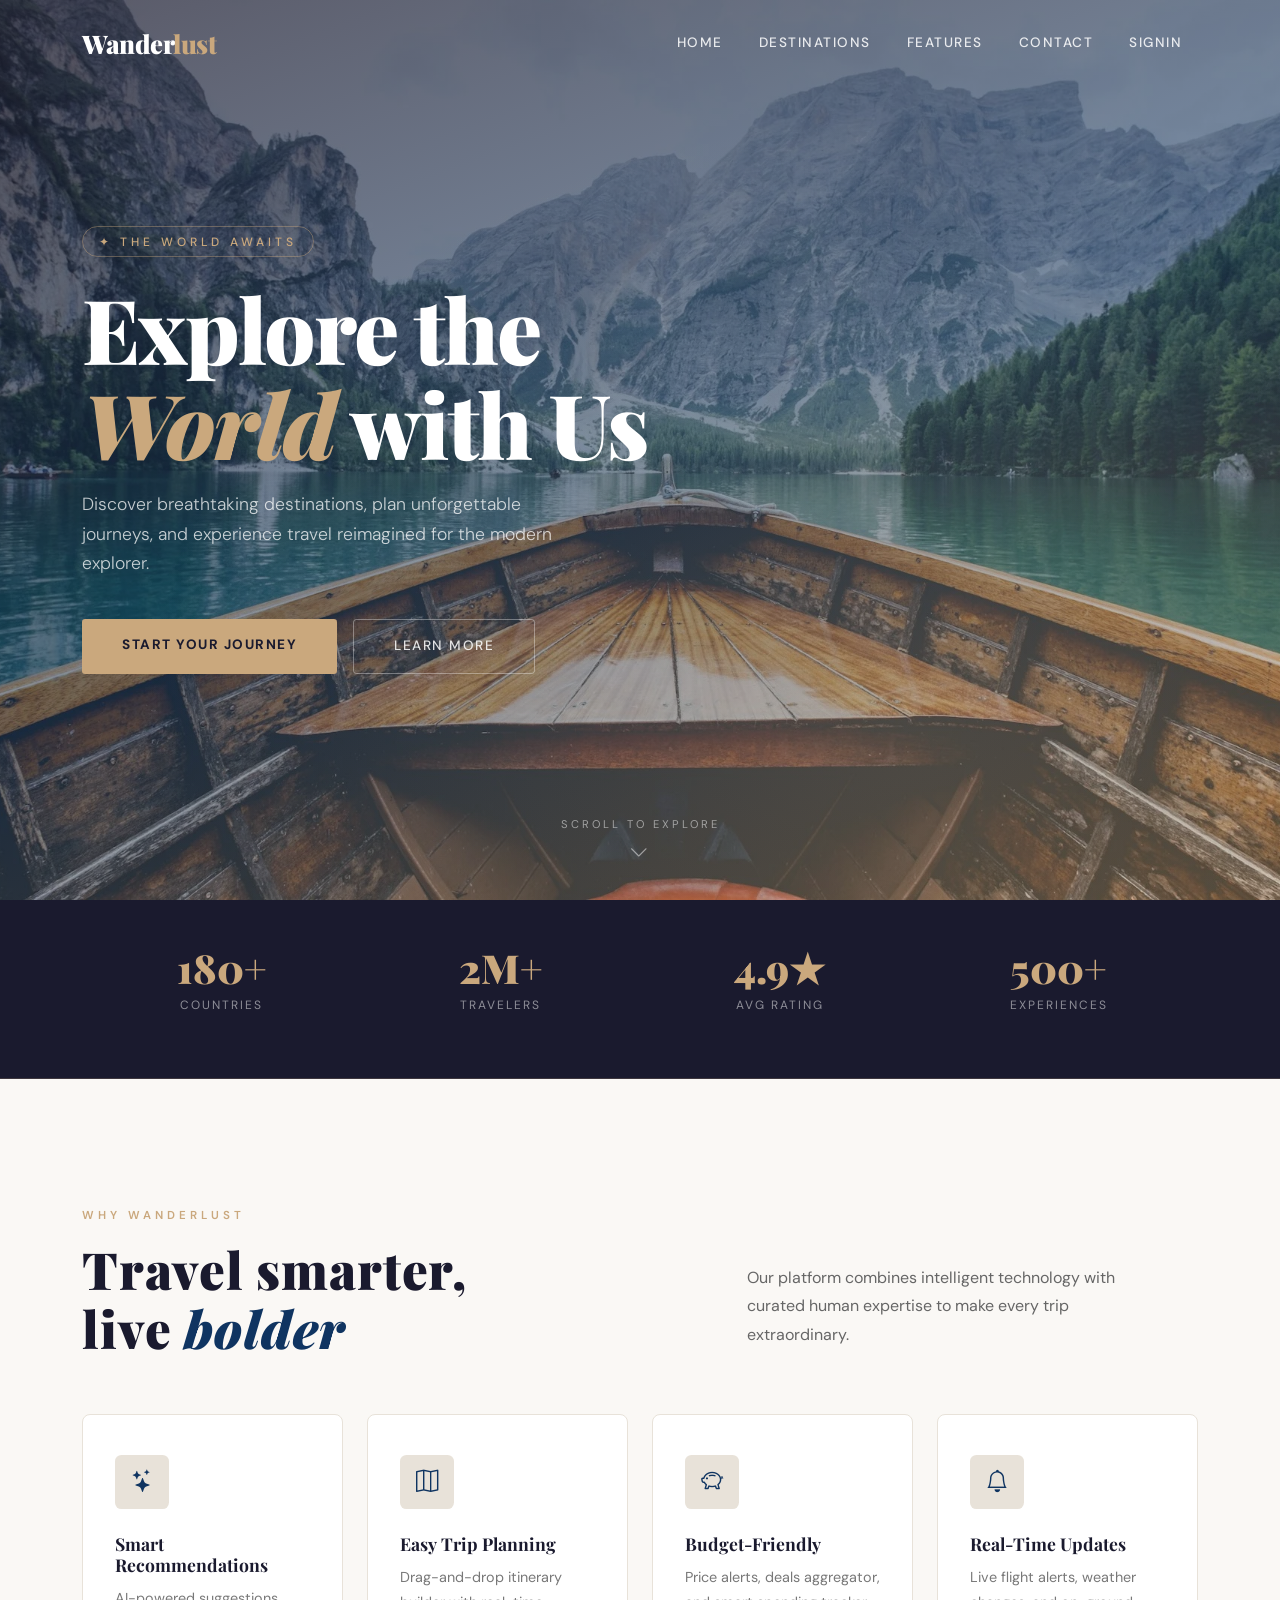
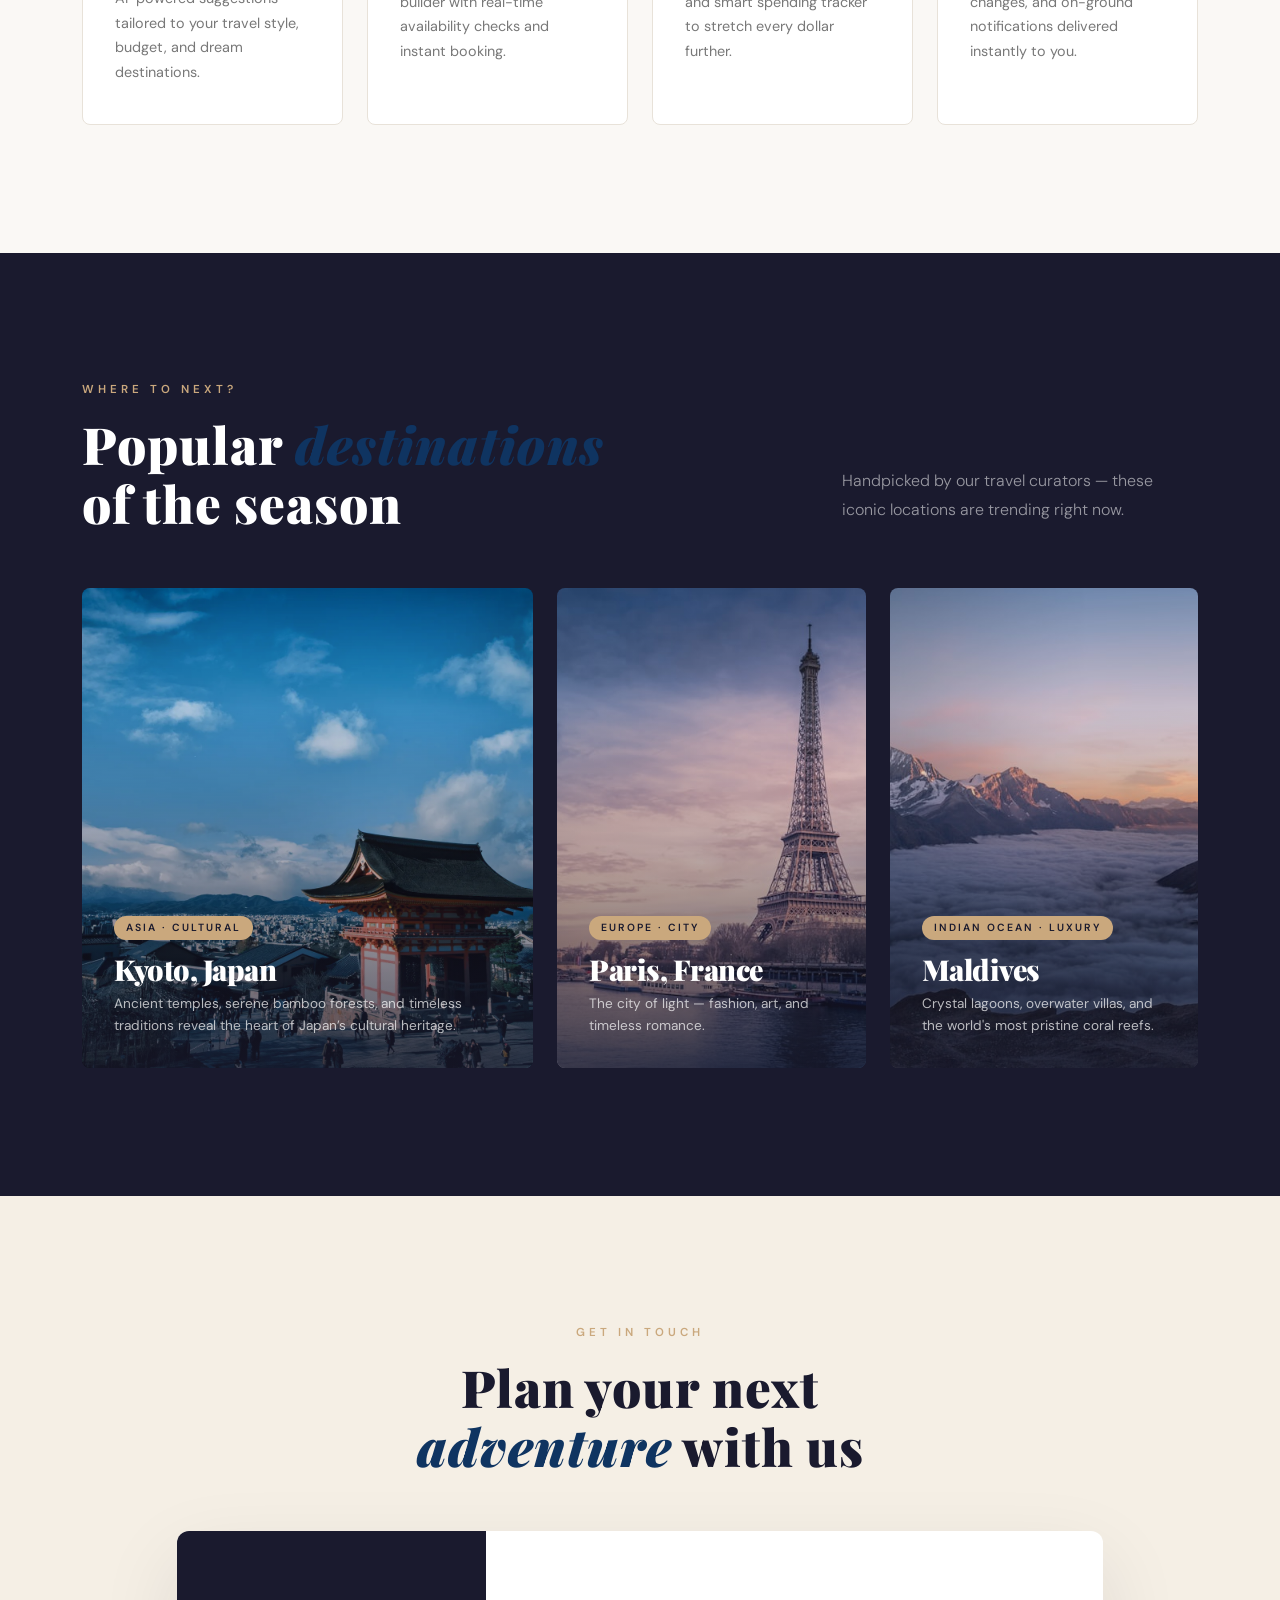
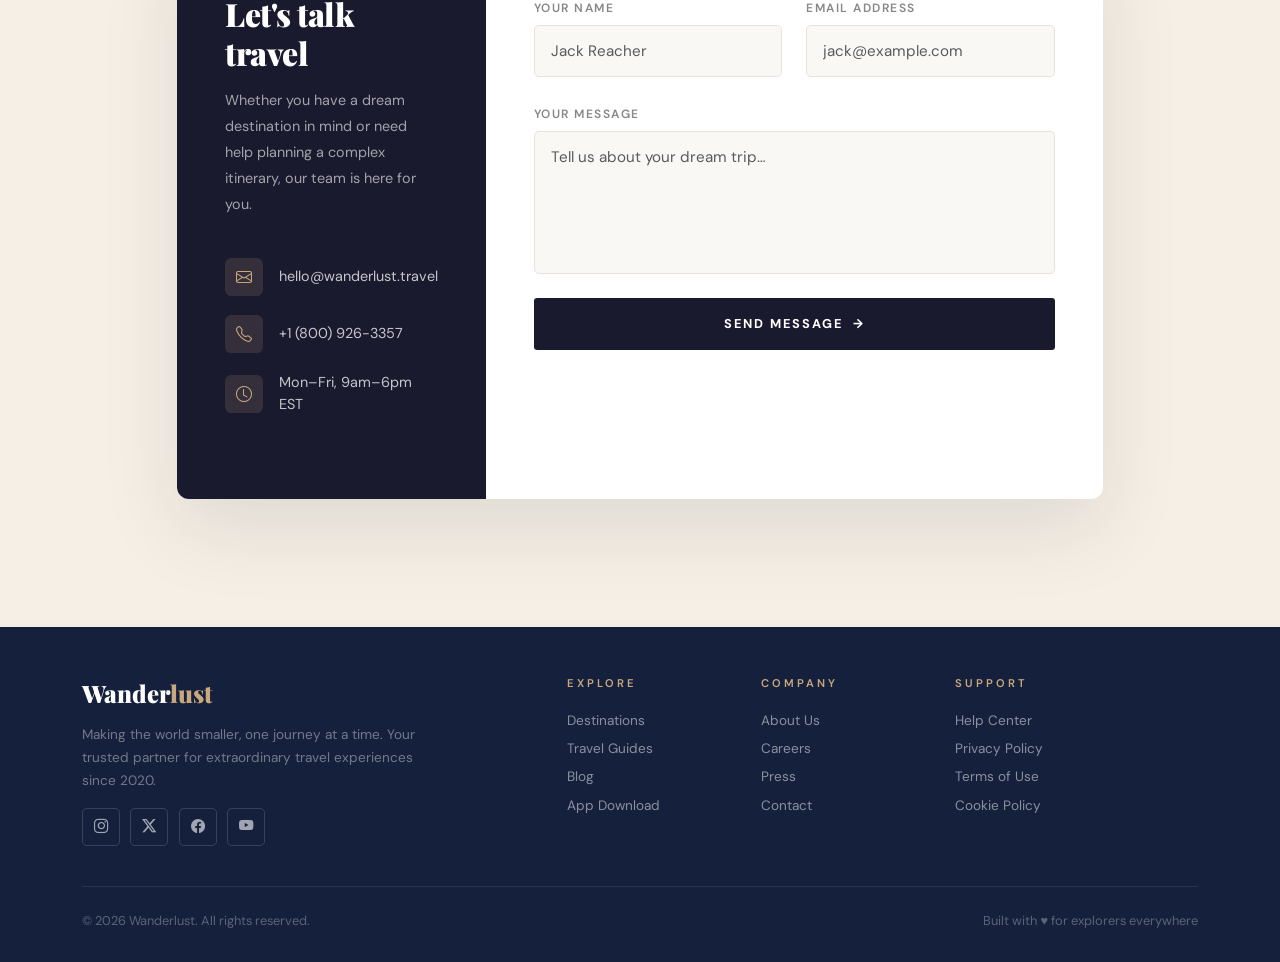
<file: index.html>
<!doctype html>
<html lang="en">
  <head>
    <meta charset="UTF-8" />
    <meta name="viewport" content="width=device-width, initial-scale=1.0" />
    <title>Wanderlust &mdash; Explore the World With Us</title>
    <link
      href="https://cdn.jsdelivr.net/npm/bootstrap@5.3.8/dist/css/bootstrap.min.css"
      rel="stylesheet"
      integrity="sha384-sRIl4kxILFvY47J16cr9ZwB07vP4J8+LH7qKQnuqkuIAvNWLzeN8tE5YBujZqJLB"
      crossorigin="anonymous"
    />
    <link
      href="https://fonts.googleapis.com/css2?family=Playfair+Display:ital,wght@0,400;0,700;0,900;1,400&family=DM+Sans:wght@300;400;500&display=swap"
      rel="stylesheet"
    />
    <link
      href="https://cdn.jsdelivr.net/npm/bootstrap-icons@1.11.3/font/bootstrap-icons.min.css"
      rel="stylesheet"
    />
    <link rel="stylesheet" href="./css/main.css" />
  </head>
  <body>
    <header>
      <!-- NAVBAR -->
      <nav id="mainNav" class="navbar navbar-expand-lg">
        <div class="container">
          <a class="navbar-brand" href="#hero">Wander<span>lust</span></a>
          <button
            class="navbar-toggler"
            type="button"
            data-bs-toggle="collapse"
            data-bs-target="#navMenu"
            aria-controls="navMenu"
            aria-expanded="false"
            aria-label="Toggle navigation"
          >
            <span class="navbar-toggler-icon"></span>
          </button>

          <div
            class="collapse navbar-collapse justify-content-end"
            id="navMenu"
          >
            <ul class="navbar-nav gap-1">
              <li class="nav-item">
                <a class="nav-link" href="#hero">Home</a>
              </li>
              <li class="nav-item">
                <a class="nav-link" href="#destinations">Destinations</a>
              </li>
              <li class="nav-item">
                <a class="nav-link" href="#features">Features</a>
              </li>
              <li class="nav-item">
                <a class="nav-link" href="#contact">Contact</a>
              </li>
              <li class="nav-item">
                <a class="nav-link" href="./signin.html">Signin</a>
              </li>
            </ul>
          </div>
        </div>
      </nav>
    </header>
    <main>
      <!-- HERO -->
      <section id="hero" class="hero">
        <div class="container">
          <div class="row">
            <div class="col-lg-8 col-xl-7">
              <span class="hero-tag">&#10022; The World Awaits</span>
              <h1 class="hero-title">
                Explore the<br /><em>World</em> with Us
              </h1>
              <p class="hero-subtitle">
                Discover breathtaking destinations, plan unforgettable journeys,
                and experience travel reimagined for the modern explorer.
              </p>
              <div class="hero-cta d-flex flex-wrap gap-3">
                <a href="" class="btn-primary-custom">Start Your Journey</a>
                <a href="" class="btn-outline-custom">Learn More</a>
              </div>
            </div>
          </div>
        </div>
        <div class="hero-scroll">
          Scroll to explore
          <i class="bi bi-chevron-down"></i>
        </div>
      </section>

      <!-- STATS BAR -->
      <section class="stats-bar">
        <div class="container">
          <div class="row g-0">
            <div class="col-6 col-md-3 reveal">
              <div class="stat-item">
                <h3 class="stat-num">180+</h3>
                <p class="stat-label">Countries</p>
              </div>
            </div>

            <div class="col-6 col-md-3 reveal" style="transition-delay: 0.1s">
              <div class="stat-item">
                <h3 class="stat-num">2M+</h3>
                <p class="stat-label">Travelers</p>
              </div>
            </div>

            <div class="col-6 col-md-3 reveal" style="transition-delay: 0.2s">
              <div class="stat-item">
                <h3 class="stat-num">4.9&starf;</h3>
                <p class="stat-label">Avg Rating</p>
              </div>
            </div>

            <div class="col-6 col-md-3 reveal" style="transition-delay: 0.3s">
              <div class="stat-item">
                <h3 class="stat-num">500+</h3>
                <p class="stat-label">Experiences</p>
              </div>
            </div>
          </div>
        </div>
      </section>

      <!-- FEATURES -->
      <section id="features" class="features">
        <div class="container">
          <div class="row mb-5 align-items-end">
            <div class="col-lg-6">
              <span class="section-label">Why Wanderlust</span>
              <h2 class="section-title">
                Travel smarter,<br />live <em>bolder</em>
              </h2>
            </div>
            <div
              class="col-lg-5 offset-lg-1 reveal"
              style="transition-delay: 0.15s"
            >
              <p class="section-description">
                Our platform combines intelligent technology with curated human
                expertise to make every trip extraordinary.
              </p>
            </div>
          </div>

          <div class="row">
            <div class="col-lg-3 col-sm-6 reveal">
              <div class="feature-card">
                <div class="feature-icon"><i class="bi bi-stars"></i></div>
                <h4>Smart Recommendations</h4>
                <p>
                  AI-powered suggestions tailored to your travel style, budget,
                  and dream destinations.
                </p>
              </div>
            </div>
            <div
              class="col-sm-6 col-lg-3 reveal"
              style="transition-delay: 0.1s"
            >
              <div class="feature-card">
                <div class="feature-icon"><i class="bi bi-map"></i></div>
                <h4>Easy Trip Planning</h4>
                <p>
                  Drag-and-drop itinerary builder with real-time availability
                  checks and instant booking.
                </p>
              </div>
            </div>
            <div
              class="col-sm-6 col-lg-3 reveal"
              style="transition-delay: 0.2s"
            >
              <div class="feature-card">
                <div class="feature-icon"><i class="bi bi-piggy-bank"></i></div>
                <h4>Budget-Friendly</h4>
                <p>
                  Price alerts, deals aggregator, and smart spending tracker to
                  stretch every dollar further.
                </p>
              </div>
            </div>
            <div
              class="col-sm-6 col-lg-3 reveal"
              style="transition-delay: 0.3s"
            >
              <div class="feature-card">
                <div class="feature-icon"><i class="bi bi-bell"></i></div>
                <h4>Real-Time Updates</h4>
                <p>
                  Live flight alerts, weather changes, and on-ground
                  notifications delivered instantly to you.
                </p>
              </div>
            </div>
          </div>
        </div>
      </section>

      <!-- DESTINATIONS -->
      <section id="destinations" class="destinations">
        <div class="container">
          <div class="row mb-5 align-items-end">
            <div class="col-lg-6 reveal">
              <span class="section-label">Where to Next?</span>
              <h2 class="section-title">
                Popular <em>destinations</em><br />of the season
              </h2>
            </div>
            <div
              class="col-lg-4 offset-lg-2 reveal"
              style="transition-delay: 0.15s"
            >
              <p class="section-description">
                Handpicked by our travel curators — these iconic locations are
                trending right now.
              </p>
            </div>
          </div>

          <div class="row g-4">
            <div class="col-lg-5 reveal">
              <div class="destination-card">
                <img
                  class="destination-image"
                  src="./images/kyoto.webp"
                  alt="Kyoto, Japan"
                />
                <div class="destination-overlay"></div>
                <div class="destination-info">
                  <span class="destination-tag">Asia · Cultural</span>
                  <h3>Kyoto, Japan</h3>
                  <p>
                    Ancient temples, serene bamboo forests, and timeless
                    traditions reveal the heart of Japan’s cultural heritage.
                  </p>
                </div>
                <div class="destination-arrow">
                  <a href="./kyoto.html" target="_blank"><i class="bi bi-arrow-up-right"></i></a>
                </div>
              </div>
            </div>

            <div class="col-lg-7 reveal" style="transition-delay: 0.1s">
              <div class="row g-4 h-100">
                <div class="col-md-6">
                  <div class="destination-card" style="height: 480px">
                    <img
                      class="destination-image"
                      src="./images/paris.jpg"
                      alt="Paris, France"
                    />
                    <div class="destination-overlay"></div>
                    <div class="destination-info">
                      <span class="destination-tag">Europe · City</span>
                      <h3>Paris, France</h3>
                      <p>
                        The city of light — fashion, art, and timeless romance.
                      </p>
                    </div>
                    <div class="destination-arrow">
                      <a href="./kyoto.html"><i class="bi bi-arrow-up-right"></i></a>
                    </div>
                  </div>
                </div>
                <div class="col-md-6">
                  <div class="destination-card" style="height: 480px">
                    <img
                      class="destination-image"
                      src="./images/maldives.jpg"
                      alt="Maldives"
                    />
                    <div class="destination-overlay"></div>
                    <div class="destination-info">
                      <span class="destination-tag">Indian Ocean · Luxury</span>
                      <h3>Maldives</h3>
                      <p>
                        Crystal lagoons, overwater villas, and the world's most
                        pristine coral reefs.
                      </p>
                    </div>
                    <div class="destination-arrow">
                      <a href="./kyoto.html"><i class="bi bi-arrow-up-right"></i></a>
                    </div>
                  </div>
                </div>
              </div>
            </div>
          </div>
        </div>
      </section>

      <!-- CONTACT -->
      <section id="contact" class="contact">
        <div class="container">
          <div class="row justify-content-center mb-5">
            <div class="col-lg-7 text-center reveal">
              <span class="section-label">Get in Touch</span>
              <h2 class="section-title">
                Plan your next<br /><em>adventure</em> with us
              </h2>
            </div>
          </div>

          <div class="row justify-content-center">
            <div class="col-xl-10 reveal">
              <div class="contact-wrapper">
                <div class="row g-0">
                  <div class="col-lg-4">
                    <div class="contact-details">
                      <h3>Let's talk travel</h3>
                      <p>
                        Whether you have a dream destination in mind or need
                        help planning a complex itinerary, our team is here for
                        you.
                      </p>
                      <div class="contact-info-item">
                        <i
                          class="bi bi-envelope d-flex align-items-center justify-content-center"
                        ></i>
                        <span>hello@wanderlust.travel</span>
                      </div>
                      <div class="contact-info-item">
                        <i
                          class="bi bi-telephone d-flex align-items-center justify-content-center"
                        ></i>
                        <span>+1 (800) 926-3357</span>
                      </div>
                      <div class="contact-info-item">
                        <i
                          class="bi bi-clock d-flex align-items-center justify-content-center"
                        ></i>
                        <span>Mon–Fri, 9am–6pm EST</span>
                      </div>
                    </div>
                  </div>

                  <div class="col-lg-8">
                    <div class="contact-form-area">
                      <form novalidate id="contactForm">
                        <div class="row g-4">
                          <div class="col-md-6">
                            <label class="form-label" for="name"
                              >Your Name</label
                            >
                            <input
                              type="text"
                              id="name"
                              name="name"
                              class="form-control"
                              placeholder="Jack Reacher"
                              required
                            />
                          </div>
                          <div class="col-md-6">
                            <label class="form-label" for="email"
                              >Email Address</label
                            >
                            <input
                              type="email"
                              id="email"
                              name="email"
                              class="form-control"
                              placeholder="jack@example.com"
                              required
                            />
                            
                          </div>
                          <div class="col-12">
                            <label class="form-label" for="message"
                              >Your Message</label
                            >
                            <textarea
                              id="message"
                              name="message"
                              class="form-control"
                              rows="5"
                              placeholder="Tell us about your dream trip…"
                              required
                            ></textarea>
                          </div>
                          <div class="col-12">
                            <button type="submit" class="btn-submit">
                              Send Message &nbsp;→
                            </button>
                          </div>
                        </div>
                      </form>
                    </div>
                  </div>
                </div>
              </div>
            </div>
          </div>
        </div>
      </section>
    </main>
    <footer>
      <div class="container">
        <div class="row g-5">
          <div class="col-lg-4">
            <div class="footer-brand">Wander<span>lust</span></div>
            <p class="footer-text">
              Making the world smaller, one journey at a time. Your trusted
              partner for extraordinary travel experiences since 2020.
            </p>
            <div class="mt-3">
              <a href="#" class="social-link"
                ><i class="bi bi-instagram"></i
              ></a>
              <a href="#" class="social-link"
                ><i class="bi bi-twitter-x"></i
              ></a>
              <a href="#" class="social-link"><i class="bi bi-facebook"></i></a>
              <a href="#" class="social-link"><i class="bi bi-youtube"></i></a>
            </div>
          </div>

          <div class="col-6 col-lg-2 offset-lg-1">
            <div class="footer-heading">Explore</div>
            <a href="#" class="footer-link">Destinations</a>
            <a href="#" class="footer-link">Travel Guides</a>
            <a href="#" class="footer-link">Blog</a>
            <a href="#" class="footer-link">App Download</a>
          </div>

          <div class="col-6 col-lg-2">
            <div class="footer-heading">Company</div>
            <a href="#" class="footer-link">About Us</a>
            <a href="#" class="footer-link">Careers</a>
            <a href="#" class="footer-link">Press</a>
            <a href="#" class="footer-link">Contact</a>
          </div>

          <div class="col-6 col-lg-2">
            <div class="footer-heading">Support</div>
            <a href="#" class="footer-link">Help Center</a>
            <a href="#" class="footer-link">Privacy Policy</a>
            <a href="#" class="footer-link">Terms of Use</a>
            <a href="#" class="footer-link">Cookie Policy</a>
          </div>
        </div>

        <div
          class="footer-bottom d-flex flex-column flex-md-row justify-content-between align-items-center gap-2"
        >
          <span>© 2026 Wanderlust. All rights reserved.</span>
          <span>Built with ♥ for explorers everywhere</span>
        </div>
      </div>
    </footer>
    <script
      src="https://cdn.jsdelivr.net/npm/bootstrap@5.3.8/dist/js/bootstrap.bundle.min.js"
      integrity="sha384-FKyoEForCGlyvwx9Hj09JcYn3nv7wiPVlz7YYwJrWVcXK/BmnVDxM+D2scQbITxI"
      crossorigin="anonymous"
    ></script>
    <script src="./js/script.js"></script>
  </body>
</html>
</file>
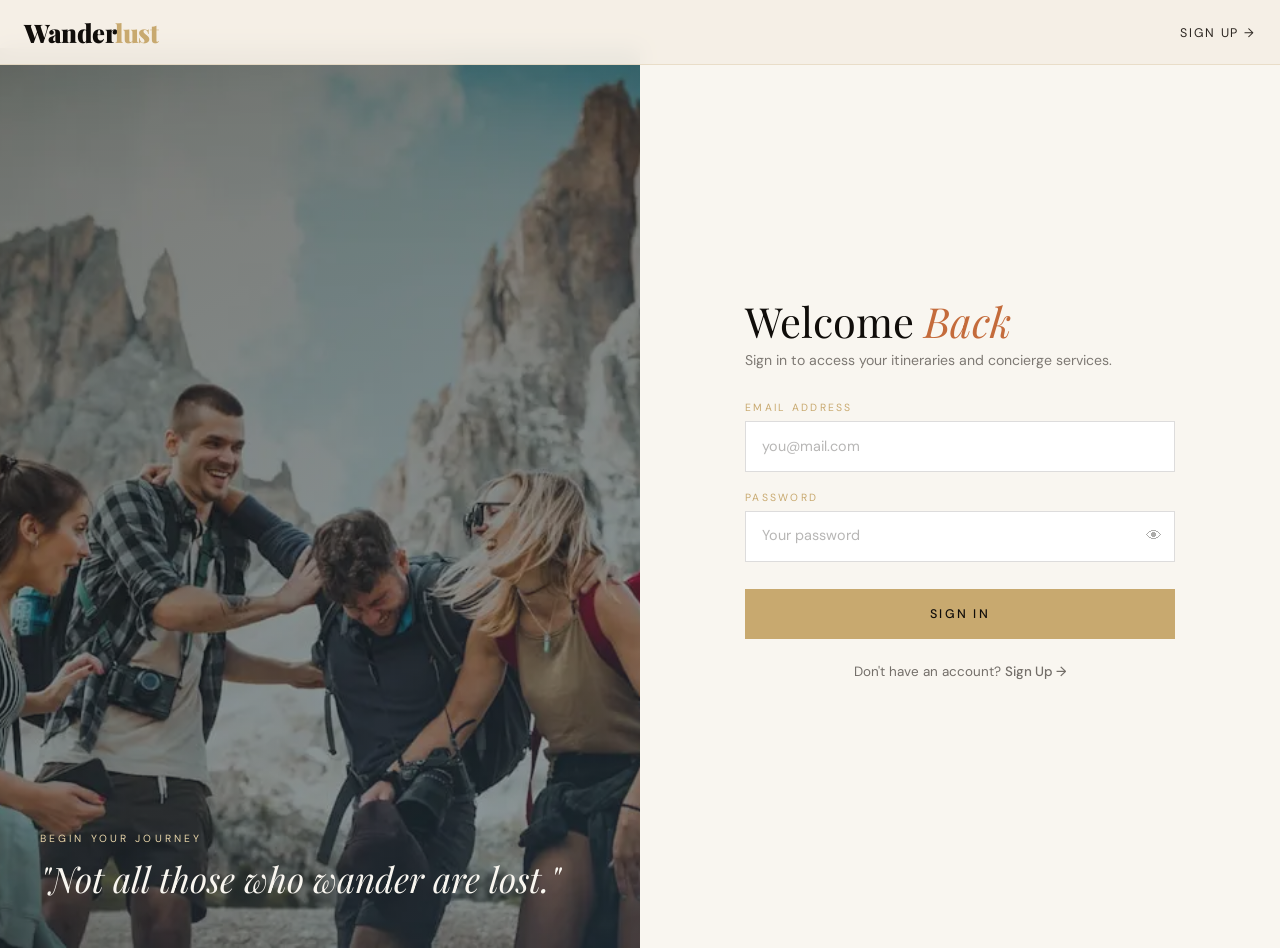
<file: signin.html>
<!doctype html>
<html lang="en">
  <head>
    <meta charset="UTF-8" />
    <meta name="viewport" content="width=device-width, initial-scale=1.0" />
    <title>Sign In — Wanderlust</title>

    <!-- Google Fonts -->
    <link rel="preconnect" href="https://fonts.googleapis.com" />
    <link rel="preconnect" href="https://fonts.gstatic.com" crossorigin />
    <link
      href="https://fonts.googleapis.com/css2?family=Cormorant+Garamond:ital,wght@0,300;0,400;0,500;1,300;1,400&family=DM+Sans:wght@300;400;500&display=swap"
      rel="stylesheet"
    />
    <link
      href="https://fonts.googleapis.com/css2?family=Playfair+Display:ital,wght@0,400;0,700;0,900;1,400&family=DM+Sans:wght@300;400;500&display=swap"
      rel="stylesheet"
    />

    <!-- Bootstrap 5 -->
    <link
      rel="stylesheet"
      href="https://cdn.jsdelivr.net/npm/bootstrap@5.3.3/dist/css/bootstrap.min.css"
    />

    <!-- Custom CSS -->
    <link rel="stylesheet" href="./css/auth.css" />
  </head>
  <body>
    <header>
      <nav class="navbar navbar-expand px-4" aria-label="signup Navigation">
        <a href="./index.html" class="navbar-brand">Wander<span>lust</span></a>
        <div class="ms-auto">
          <a href="./signup.html" class="nav-link-custom"> Sign Up → </a>
        </div>
      </nav>
    </header>

    <main>
      <div class="row g-0 mt-5 auth-row">
        <aside
          class="d-none d-md-block col-md-5 col-lg-6 panel"
          aria-hidden="true"
        >
          <img
            src="./images/signin-image.webp"
            alt="Mountain lake at golden hour"
            loading="eager"
          />
          <div class="panel-overlay"></div>
          <div class="panel-text">
            <p>Begin Your Journey</p>
            <h2>"Not all those who wander are lost."</h2>
          </div>
        </aside>

        <section
          class="col-12 col-md-7 col-lg-6 d-flex align-items-center justify-content-center py-5"
          aria-labelledby="signin-heading"
        >
        <div class="form-box w-100">
            <h1 id="signin-heading">Welcome <em>Back</em></h1>
          <p class="subtitle">Sign in to access your itineraries and concierge services.</p>

          <form id="signinForm" novalidate autocomplete="on">

            <div class="field">
              <label for="siEmail">Email Address</label>
              <input type="email" id="siEmail" name="email"
                     placeholder="you@mail.com" autocomplete="email" required />
              <span class="msg" id="msgSiEmail"></span>
            </div>

             <div class="field">
              <label for="siPassword">Password</label>
              <div class="field-wrap">
                <input type="password" id="siPassword" name="password"
                       placeholder="Your password" autocomplete="current-password" required />
                <button type="button" class="eye-btn" aria-label="Show or hide password">👁</button>
              </div>
              <span class="msg" id="msgSiPassword"></span>
            </div>

            <button type="submit" class="btn-voyge">Sign In</button>
          </form>

          
          <p class="redirect">Don't have an account? <a href="./signup.html">Sign Up →</a></p>
        </div>
    </section>
      </div>
    </main>

    <!-- Bootstrap JS -->
     <script src="https://cdn.jsdelivr.net/npm/bootstrap@5.3.3/dist/js/bootstrap.bundle.min.js"></script>

     <!-- Custom JS -->
      <script src="./js/auth.js"></script>
  </body>
</html>
</file>
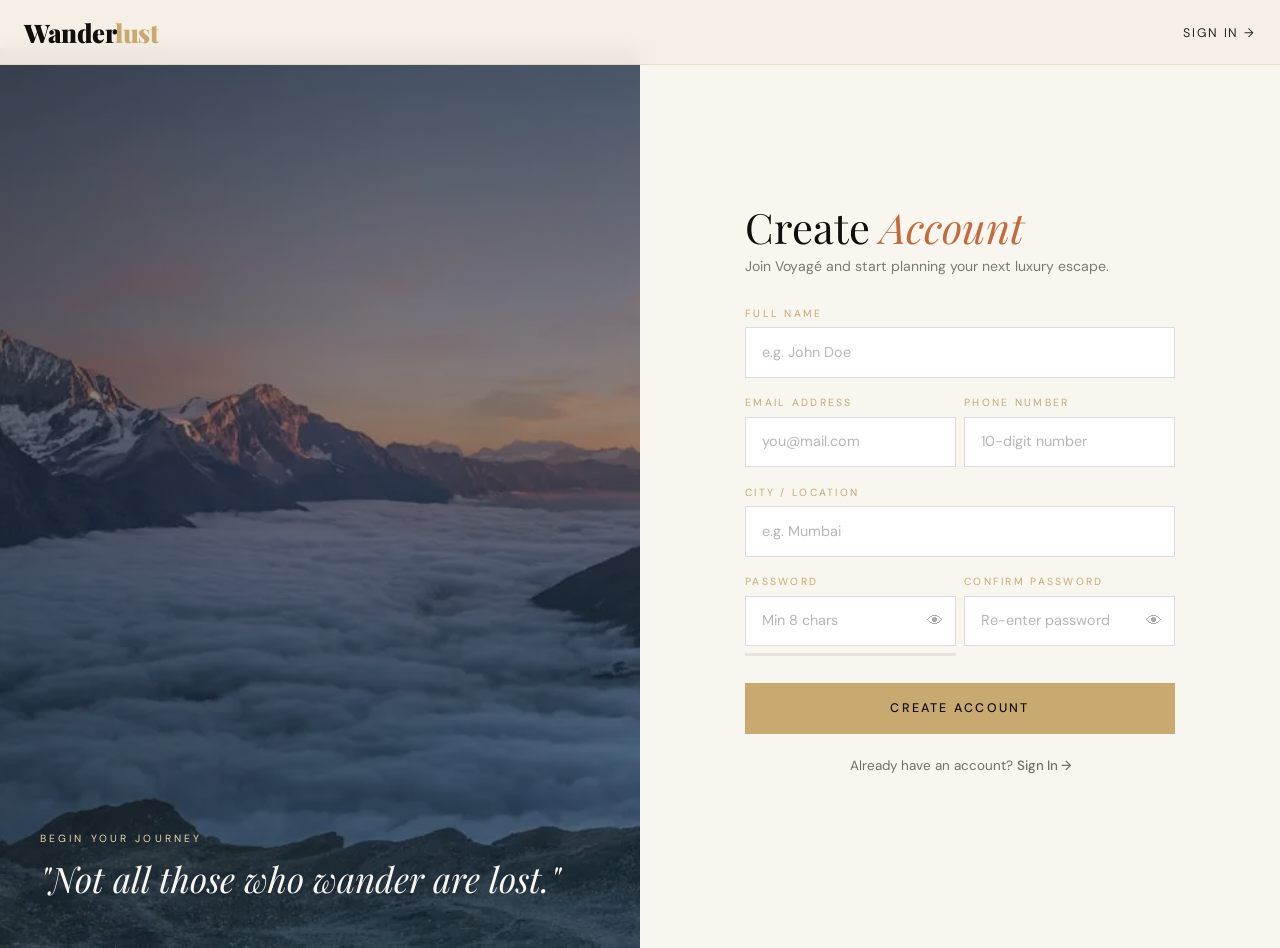
<file: signup.html>
<!doctype html>
<html lang="en">
  <head>
    <meta charset="UTF-8" />
    <meta name="viewport" content="width=device-width, initial-scale=1.0" />
    <title>Sign Up — Wanderlust</title>

    <!-- Google Fonts -->
    <link rel="preconnect" href="https://fonts.googleapis.com" />
    <link rel="preconnect" href="https://fonts.gstatic.com" crossorigin />
    <link
      href="https://fonts.googleapis.com/css2?family=Cormorant+Garamond:ital,wght@0,300;0,400;0,500;1,300;1,400&family=DM+Sans:wght@300;400;500&display=swap"
      rel="stylesheet"
    />
    <link
      href="https://fonts.googleapis.com/css2?family=Playfair+Display:ital,wght@0,400;0,700;0,900;1,400&family=DM+Sans:wght@300;400;500&display=swap"
      rel="stylesheet"
    />

    <!-- Bootstrap 5 -->
    <link
      rel="stylesheet"
      href="https://cdn.jsdelivr.net/npm/bootstrap@5.3.3/dist/css/bootstrap.min.css"
    />

    <!-- Custom CSS -->
    <link rel="stylesheet" href="./css/auth.css" />
  </head>
  <body>
    <header>
      <nav class="navbar navbar-expand px-4" aria-label="signup Navigation">
        <a href="./index.html" class="navbar-brand">Wander<span>lust</span></a>
        <div class="ms-auto">
          <a href="./signin.html" class="nav-link-custom"> Sign In → </a>
        </div>
      </nav>
    </header>
    <main>
      <div class="row g-0 mt-5 auth-row">
        <aside
          class="d-none d-md-block col-md-5 col-lg-6 panel"
          aria-hidden="true"
        >
          <img
            src="./images/signup-image.webp"
            alt="Mountain lake at golden hour"
            loading="eager"
          />
          <div class="panel-overlay"></div>
          <div class="panel-text">
            <p>Begin Your Journey</p>
            <h2>"Not all those who wander are lost."</h2>
          </div>
        </aside>

        <section
          class="col-12 col-md-7 col-lg-6 d-flex align-items-center justify-content-center py-5"
          aria-labelledby="signup-heading"
        >
          <div class="form-box w-100">
            <h1 id="signup-heading">Create <em>Account</em></h1>
            <p class="subtitle">
              Join Voyagé and start planning your next luxury escape.
            </p>

            <form action="" id="signupForm" novalidate autocomplete="off">
              <div class="field">
                <label for="fullName">Full Name</label>
                <input
                  type="text"
                  id="fullName"
                  name="fullName"
                  placeholder="e.g. John Doe"
                  required
                />
                <span class="msg" id="msgFullName"></span>
              </div>

              <div class="row g-2">
                <div class="col-12 col-sm-6">
                  <div class="field">
                    <label for="email">Email Address</label>
                    <input
                      type="email"
                      id="email"
                      name="email"
                      placeholder="you@mail.com"
                      required
                    />
                    <span class="msg" id="msgEmail"></span>
                  </div>
                </div>

                <div class="col-12 col-sm-6">
                  <div class="field">
                    <label for="phone">Phone Number</label>
                    <input
                      type="tel"
                      id="phone"
                      placeholder="10-digit number"
                      maxlength="10"
                      required
                    />
                    <span class="msg" id="msgPhone"></span>
                  </div>
                </div>
              </div>

              <div class="field">
                <label for="city">City / Location</label>
                <input
                  type="text"
                  id="city"
                  name="city"
                  placeholder="e.g. Mumbai"
                  required
                />
                <span class="msg" id="msgCity"></span>
              </div>

              <div class="row g-2">
                <div class="col-12 col-sm-6">
                  <div class="field">
                    <label for="password">Password</label>
                    <div class="field-wrap">
                      <input
                        type="password"
                        id="password"
                        name="password"
                        placeholder="Min 8 chars"
                        required
                      />
                      <button
                        type="button"
                        class="eye-btn"
                        aria-label="Show or hide password"
                      >
                        👁
                      </button>
                    </div>
                    <div class="strength-bar">
                      <div class="strength-fill" id="strengthFill"></div>
                    </div>
                    <span class="msg" id="msgPassword"></span>
                    <span
                      id="strengthLabel"
                      class="strength-label"
                    ></span>
                  </div>
                </div>
                <div class="col-12 col-sm-6">
                  <div class="field">
                    <label for="confirmPassword">Confirm Password</label>
                    <div class="field-wrap">
                      <input
                        type="password"
                        id="confirmPassword"
                        name="confirmPassword"
                        placeholder="Re-enter password"
                        required
                      />
                      <button
                        type="button"
                        class="eye-btn"
                        aria-label="Show or hide confirm password"
                      >
                        👁
                      </button>
                    </div>
                    <span class="msg" id="msgConfirmPassword"></span>
                  </div>
                </div>
              </div>

               <button type="submit" class="btn-voyge">Create Account</button>
            </form>

            <p class="redirect">Already have an account? <a href="./signin.html">Sign In →</a></p>
          </div>
        </section>
      </div>
    </main>

    <!-- Bootstrap JS -->
     <script src="https://cdn.jsdelivr.net/npm/bootstrap@5.3.3/dist/js/bootstrap.bundle.min.js"></script>

     <!-- Custom JS -->
      <script src="./js/auth.js"></script>
  </body>
</html>
</file>
<file: css/main.css>
:root {
  --color-merino: hsl(36, 43%, 93%);
  --color-fawn: hsl(34, 42%, 64%);
  --color-mirage: hsl(240, 28%, 14%);
  --color-dark: hsl(224, 48%, 16%);
  --color-marine: hsl(213, 73%, 22%);
  --color-watermelon: hsl(350, 79%, 59%);
  --color-platinum: hsl(36, 25%, 88%);
  --color-offwhite: hsl(36, 33%, 97%);
  --color-white: hsl(0, 0%, 100%);
  --color-white-85: hsla(0, 0%, 100%, 0.85);
  --color-white-75: hsla(0, 0%, 100%, 0.75);

  --bg-main: var(--color-offwhite);

  --text-primary: var(--color-mirage);
  --text-light: var(--color-white);

  --accent: var(--color-fawn);
}

*,
*::before,
*::after {
  box-sizing: border-box;
  margin: 0;
  padding: 0;
}

html {
  scroll-behavior: smooth;
}

body {
  font-family: "DM Sans", sans-serif;
  background: var(--bg-main);
  color: var(--text-primary);
  overflow-x: hidden;
}

h1,
h2,
h3,
h4 {
  font-family: "Playfair Display", serif;
}

/* navbar styles start */

#mainNav {
  background: transparent;
  position: fixed;
  top: 0;
  left: 0;
  right: 0;
  z-index: 1000;
  transition:
    background 0.4s ease,
    box-shadow 0.4s ease;
  padding: 1.2rem 0;
}

#mainNav.scrolled {
  background: hsla(240, 28%, 14%, 0.96);
  backdrop-filter: blur(12px);
  box-shadow: 0 2px 30px hsla(0, 0%, 0%, 0.25);
  padding: 0.7rem 0;
}

#mainNav .navbar-brand {
  font-family: "Playfair Display";
  font-weight: 900;
  font-size: 1.6rem;
  color: var(--text-light);
  letter-spacing: -0.5px;
}

.navbar-brand span {
  color: var(--accent);
}

#mainNav .nav-link {
  color: var(--color-white-85);
  font-size: 0.85rem;
  font-weight: 500;
  letter-spacing: 1.5px;
  text-transform: uppercase;
  padding: 0.4rem 1rem;
  transition: color 0.2s;
  position: relative;
}

.nav-link::after {
  content: "";
  position: absolute;
  bottom: 0;
  left: 1rem;
  right: 1rem;
  height: 1px;
  background: var(--accent);
  transform: scaleX(0);
  transition: transform 0.25s ease;
}

#mainNav .nav-link:hover {
  color: var(--text-light);
}

.nav-link:hover::after {
  transform: scaleX(1);
}

.navbar-toggler {
  border: 1px solid hsla(0, 0%, 100%, 0.3);
  padding: 0.3rem 0.6rem;
}

.navbar-toggler-icon {
  background-image: url("data:image/svg+xml,%3csvg xmlns='http://www.w3.org/2000/svg' viewBox='0 0 30 30'%3e%3cpath stroke='rgba%28255,255,255,0.85%29' stroke-linecap='round' stroke-miterlimit='10' stroke-width='2' d='M4 7h22M4 15h22M4 23h22'/%3e%3c/svg%3e");
}

/* navbar styles end */

/* hero styles start */

.hero {
  min-height: 100vh;
  background:
    linear-gradient(
      160deg,
      hsla(240, 28%, 14%, 0.7) 0%,
      hsla(213, 73%, 22%, 0.5) 50%,
      hsla(34, 42%, 64%, 0.3) 100%
    ),
    url(../images/hero_img.webp);
  background-position: center;
  background-size: cover;
  background-repeat: no-repeat;
  background-attachment: fixed;
  display: flex;
  align-items: center;
  position: relative;
  overflow: hidden;
}

.hero::before {
  content: "";
  position: absolute;
  inset: 0;
  background: radial-gradient(
    ellipse at 70% 80%,
    rgba(201, 168, 124, 0.15) 0%,
    transparent 60%
  );
  pointer-events: none;
}

.hero-tag {
  display: inline-block;
  font-size: 0.75rem;
  font-weight: 500;
  letter-spacing: 4px;
  text-transform: uppercase;
  color: var(--color-fawn);
  border: 1px solid hsla(34, 42%, 64%, 0.4);
  border-radius: 2rem;
  padding: 0.35rem 1rem;
  margin-bottom: 1.5rem;
  animation: fadeUp 0.8s ease both;
}

.hero-title {
  font-size: clamp(3rem, 7vw, 6rem);
  font-weight: 900;
  line-height: 1.05;
  color: var(--text-light);
  letter-spacing: -2px;
  animation: fadeUp 0.8s 0.15s ease both;
}

.hero-title em {
  font-style: italic;
  color: var(--color-fawn);
}

.hero-subtitle {
  font-size: 1.1rem;
  color: var(--color-white-75);
  font-weight: 300;
  line-height: 1.7;
  max-width: 480px;
  margin-top: 1.25rem;
  animation: fadeUp 0.8s 0.3s ease both;
}

.hero-cta {
  margin-top: 2.5rem;
  animation: fadeUp 0.8s 0.45s ease both;
}

.btn-primary-custom {
  background: var(--color-fawn);
  color: var(--color-mirage);
  text-decoration: none;
  text-transform: uppercase;
  border: none;
  font-weight: 700;
  font-size: 0.85rem;
  letter-spacing: 1.5px;
  border-radius: 0.2rem;
  padding: 1rem 2.5rem;
  transition: all 0.3s ease;
}

.btn-primary-custom:hover {
  background: var(--color-white);
  transform: translateY(-2px);
  box-shadow: 0 12px 40px hsla(0, 0%, 0%, 0.3);
}

.btn-outline-custom {
  background: transparent;
  color: hsla(0, 0%, 100%, 0.85);
  border: 1px solid hsla(0, 0%, 100%, 0.35);
  font-size: 0.85rem;
  font-weight: 500;
  letter-spacing: 1.5px;
  border-radius: 0.2rem;
  padding: 1rem 2.5rem;
  text-decoration: none;
  text-transform: uppercase;
  transition: all 0.3s ease;
}

.btn-outline-custom:hover {
  border-color: var(--color-fawn);
  color: var(--color-fawn);
}

.hero-scroll {
  position: absolute;
  bottom: 2rem;
  left: 50%;
  color: hsla(0, 0%, 100%, 0.5);
  text-transform: uppercase;
  font-size: 0.7rem;
  letter-spacing: 3px;
  text-align: center;
  transform: translateX(-50%);
  animation: fadeUpCenter 0.8s 0.8s ease both;
}

.hero-scroll i {
  display: block;
  font-size: 1.2rem;
  margin-top: 0.4rem;
  animation: bounce 2s infinite;
}

/* hero styles end */

/* stats bar styles start */

.stats-bar {
  background: var(--color-mirage);
  padding: 2.5rem 0;
  border-bottom: 1px solid hsla(34, 42%, 64%, 0.2);
}

.stat-item {
  text-align: center;
  padding: 0.5rem;
}

.stat-num {
  color: var(--color-fawn);
  font-size: 2.5rem;
  font-weight: 900;
  line-height: 1;
}

.stat-label {
  font-size: 0.75rem;
  letter-spacing: 2px;
  text-transform: uppercase;
  color: hsla(0, 0%, 100%, 0.5);
  margin-top: 0.3rem;
}

/* stats bar styles end */

/* features styles start */

.features {
  background: var(--color-offwhite);
  padding: 8rem 0;
  position: relative;
}

.section-label {
  text-transform: uppercase;
  font-size: 0.72rem;
  font-weight: 600;
  letter-spacing: 4px;
  color: var(--color-fawn);
  display: block;
  margin-bottom: 1rem;
}

.section-title {
  font-size: clamp(2.2rem, 4vw, 3.2rem);
  font-weight: 900;
  line-height: 1.15;
  letter-spacing: 1px;
  color: var(--text-primary);
}

.section-title em {
  font-style: italic;
  color: var(--color-marine);
}

.section-description {
  font-size: 1rem;
  color: hsl(0, 0%, 40%);
  line-height: 1.8;
  max-width: 420px;
}

.feature-card {
  background: var(--color-white);
  border: 1px solid var(--color-platinum);
  border-radius: 0.5rem;
  padding: 2.5rem 2rem;
  transition: all 0.35s ease;
  height: 100%;
  position: relative;
  overflow: hidden;
}

.feature-card::before {
  content: "";
  position: absolute;
  left: 0;
  top: 0;
  width: 3px;
  height: 0;
  background: var(--color-fawn);
  transition: height 0.35s ease;
}

.feature-card:hover {
  transform: translateY(-6px);
  box-shadow: 0 20px 60px hsla(240, 28%, 14%, 0.1);
  border-color: transparent;
}

.feature-card:hover::before {
  height: 100%;
}

.feature-icon {
  width: 54px;
  height: 54px;
  background: var(--color-platinum);
  border-radius: 0.4rem;
  display: flex;
  justify-content: center;
  align-items: center;
  font-size: 1.4rem;
  color: var(--color-marine);
  margin-bottom: 1.5rem;
  transition: background 0.3s;
}

.feature-card:hover .feature-icon {
  background: var(--color-mirage);
  color: var(--color-fawn);
}

.feature-card h4 {
  font-size: 1.1rem;
  font-weight: 700;
  margin-bottom: 0.7rem;
  color: var(--color-mirage);
}

.feature-card p {
  font-size: 0.9rem;
  color: hsl(0, 0%, 47%);
  line-height: 1.7;
  margin: 0;
}

/* features styles end */

/* destination styles start */

.destinations {
  padding: 8rem 0;
  background: var(--color-mirage);
  position: relative;
}

.destinations .section-title {
  color: var(--text-light);
}

.destinations .section-description {
  font-weight: 300;
  color: hsla(0, 0%, 100%, 0.55);
}

.destination-card {
  border-radius: 0.5rem;
  overflow: hidden;
  position: relative;
  cursor: pointer;
  height: 480px;
}

.destination-image {
  width: 100%;
  height: 100%;
  object-fit: cover;
  transition: transform 0.6s ease;
}

.destination-card:hover .destination-image {
  transform: scale(1.07);
}

.destination-overlay {
  position: absolute;
  inset: 0;
  background: linear-gradient(
    to top,
    rgba(26, 26, 46, 0.75) 0%,
    rgba(26, 26, 46, 0.35) 40%,
    rgba(255, 255, 255, 0.15) 75%,
    transparent 100%
  );
  transition: opacity 0.3s;
}

.destination-info {
  position: absolute;
  bottom: 0;
  left: 0;
  right: 0;
  padding: 2rem;
}

.destination-tag {
  display: inline-block;
  font-size: 0.65rem;
  letter-spacing: 2px;
  text-transform: uppercase;
  background: var(--color-fawn);
  color: var(--color-mirage);
  font-weight: 600;
  padding: 0.25rem 0.75rem;
  border-radius: 1rem;
  margin-bottom: 0.75rem;
}

.destination-info h3 {
  font-size: 1.8rem;
  font-weight: 900;
  color: var(--color-white);
  margin-bottom: 0.4rem;
  letter-spacing: -0.5px;
}

.destination-info p {
  font-size: 0.85rem;
  color: hsla(0, 0%, 100%, 0.7);
  margin: 0;
  line-height: 1.6;
}

.destination-arrow {
  position: absolute;
  top: 1.5rem;
  right: 1.5rem;
  width: 40px;
  height: 40px;
  border-radius: 50%;
  display: flex;
  align-items: center;
  justify-content: center;
  color: var(--color-white);
  backdrop-filter: blur(6px);
  opacity: 0;
  transform: translateY(-8px);
  transition: all 0.3s ease;
}

.destination-arrow a{
  color: var(--color-white);
  text-decoration: none;
}

.destination-card:hover .destination-arrow {
  opacity: 1;
  transform: translateY(0);
}

/* destination styles end */

/* contact styles start */

.contact {
  padding: 8rem 0;
  background: var(--color-merino);
  position: relative;
}

.contact-wrapper {
  background: var(--color-white);
  border-radius: 0.75rem;
  overflow: hidden;
  box-shadow: 0 30px 80px hsla(240, 28%, 14%, 0.1);
}

.contact-details {
  background: var(--color-mirage);
  padding: 4rem 3rem;
  height: 100%;
  display: flex;
  flex-direction: column;
  justify-content: center;
}

.contact-details h3 {
  font-size: 2rem;
  font-weight: 900;
  color: var(--text-light);
  letter-spacing: -0.5px;
  margin-bottom: 1rem;
}

.contact-details p {
  color: hsla(0, 0%, 100%, 0.6);
  font-size: 0.9rem;
  line-height: 1.8;
  margin-bottom: 2.5rem;
}

.contact-info-item {
  display: flex;
  align-items: center;
  gap: 1rem;
  margin-bottom: 1.2rem;
  color: var(--color-white-75);
  font-size: 0.9rem;
}

.contact-info-item i {
  width: 38px;
  height: 38px;
  background: hsla(34, 42%, 64%, 0.15);
  border-radius: 0.4rem;
  color: var(--color-fawn);
  display: flex;
  justify-content: center;
  align-items: center;
  font-size: 1rem;
  flex-shrink: 0;
}

.contact-form-area {
  padding: 4rem 3rem;
}

.form-label {
  font-size: 0.75rem;
  font-weight: 600;
  letter-spacing: 1.5px;
  text-transform: uppercase;
  color: hsl(0, 0%, 53%);
  margin-bottom: 0.5rem;
}

.form-control {
  border: 1px solid var(--color-platinum);
  border-radius: 0.3rem;
  padding: 0.85rem 1rem;
  font-size: 0.95rem;
  font-family: "DM Sans", sans-serif;
  color: var(--color-mirage);
  background: var(--color-offwhite);
  transition:
    border-color 0.2s,
    box-shadow 0.2s;
}

.form-control:focus {
  border-color: var(--color-fawn);
  box-shadow: 0 0 0 3px hsla(34, 42%, 64%, 0.15);
  background: var(--color-white);
  outline: none;
}

textarea.form-control {
  resize: none;
}

.btn-submit {
  background: var(--color-mirage);
  color: var(--color-white);
  border: none;
  font-weight: 700;
  font-size: 0.8rem;
  letter-spacing: 2px;
  text-transform: uppercase;
  padding: 1rem 2.5rem;
  border-radius: 0.2rem;
  cursor: pointer;
  transition: all 0.3s;
  width: 100%;
}

.btn-submit:hover {
  background: var(--color-fawn);
  color: var(--color-mirage);
  transform: translateY(-2px);
  box-shadow: 0 10px 30px hsla(240, 28%, 14%, 0.2);
}

/* contact styles end */

/* footer styles start */

footer {
  background: var(--color-dark);
  padding: 3rem 0 2rem;
}

.footer-brand {
  font-family: "Playfair Display", serif;
  font-size: 1.5rem;
  font-weight: 900;
  color: var(--color-white);
}

.footer-brand span {
  color: var(--color-fawn);
}

.footer-text {
  font-size: 0.85rem;
  color: hsla(0, 0%, 100%, 0.4);
  line-height: 1.7;
  margin-top: 0.75rem;
}

.footer-link {
  display: block;
  font-size: 0.85rem;
  color: hsla(0, 0%, 100%, 0.5);
  text-decoration: none;
  margin-bottom: 0.5rem;
  transition: color 0.2s;
}

.footer-link:hover {
  color: var(--color-fawn);
}

.footer-heading {
  font-size: 0.7rem;
  letter-spacing: 3px;
  text-transform: uppercase;
  color: var(--color-fawn);
  margin-bottom: 1.2rem;
  font-weight: 600;
}

.social-link {
  width: 38px;
  height: 38px;
  border: 1px solid hsla(0, 0%, 100%, 0.15);
  border-radius: 0.3rem;
  display: inline-flex;
  align-items: center;
  justify-content: center;
  color: hsla(0, 0%, 100%, 0.6);
  text-decoration: none;
  font-size: 0.9rem;
  transition: all 0.2s;
  margin-right: 0.4rem;
}

.social-link:hover {
  background: var(--color-fawn);
  border-color: var(--color-fawn);
  color: var(--color-mirage);
}

.footer-bottom {
  border-top: 1px solid hsla(0, 0%, 100%, 0.08);
  margin-top: 2.5rem;
  padding-top: 1.5rem;
  font-size: 0.8rem;
  color: hsla(0, 0%, 100%, 0.3);
}

/* footer styles end */

/* ANIMATIONS */

@keyframes fadeUp {
  from {
    opacity: 0;
    transform: translateY(24px);
  }
  to {
    opacity: 1;
    transform: translateY(0);
  }
}

@keyframes fadeUpCenter {
  from {
    opacity: 0;
    transform: translateX(-50%) translateY(24px);
  }
  to {
    opacity: 1;
    transform: translateX(-50%) translateY(0);
  }
}

@keyframes bounce {
  0%,
  100% {
    transform: translateY(0);
  }
  50% {
    transform: translateY(6px);
  }
}

@keyframes pulse {
  0%,
  100% {
    opacity: 0.5;
  }
  50% {
    opacity: 1;
  }
}

.reveal {
  opacity: 0;
  transform: translateY(30px);
  transition:
    opacity 0.7s ease,
    transform 0.7s ease;
}

.reveal.visible {
  opacity: 1;
  transform: none;
}
</file>
<file: css/auth.css>
:root {
  --color-merino: hsl(36, 43%, 93%);
  --color-merino-light: hsl(38, 44%, 96%);
  --color-ink: hsl(36, 22%, 5%);
  --color-ink-soft: hsl(30, 14%, 15%);
  --color-gold: hsl(39, 45%, 61%);
  --color-gold-light: #e8d5aa;
  --color-terracotta: hsl(21, 54%, 50%);
  --color-ocean: hsl(203, 38%, 27%);
  --color-white: hsl(0, 0%, 100%);
  --color-error: #c0392b;
  --color-success: #7a8c72;

  --font-display: "Playfair Display", serif;
  --font-body: "DM Sans", sans-serif;
}

*,
*::before,
*::after {
  box-sizing: border-box;
  margin: 0;
  padding: 0;
}

html {
  scroll-behavior: smooth;
}

body {
  font-family: var(--font-body);
  background: var(--color-merino-light);
  color: var(--color-ink);
  min-height: 100vh;
}

.navbar {
  background: hsla(36, 43%, 93%, 0.95);
  backdrop-filter: blur(10px);
  position: fixed;
  top: 0;
  left: 0;
  right: 0;
  z-index: 1000;
  border-bottom: 1px solid hsla(39, 45%, 61%, 0.25);
}

.navbar-brand{
    font-family:var(--font-display);
  font-weight: 900;
  font-size: 1.6rem;
  color: var(--color-ink);
  letter-spacing: -0.5px;
}

.navbar-brand span{
  color: var(--color-gold);
}

.nav-link-custom{
    font-size: 0.78rem;
  letter-spacing: 0.15em;
  text-transform: uppercase;
  color: var(--color-ink-soft);
  text-decoration: none;
  transition: color 0.3s;
}

.nav-link-custom:hover{
  color: var(--color-gold);
}

.auth-row{
  /* min-height: calc(100vh-58px); */
  min-height: 100vh;
}

.panel {
  position: relative;
  overflow: hidden;
  min-height: calc(100vh - 58px); /* fill remaining viewport */
}

.panel img {
  width: 100%;
  height: 100%;
  object-fit: cover;
  display: block;
}

.panel-overlay{
  position: absolute;
  inset: 0;
  background: linear-gradient(155deg, hsla(36, 22%, 5%, 0.502), hsla(203, 38%, 27%, 0.45));
}

.panel-text {
  position: absolute;
  bottom: 2.5rem;
  left: 2.5rem;
  right: 2.5rem;
  color: var(--color-merino-light);
}

.panel-text p {
  font-size: 0.65rem;
  letter-spacing: 0.3em;
  text-transform: uppercase;
  color: var(--color-gold-light);
  margin-bottom: 0.7rem;
}

.panel-text h2 {
  font-family: var(--font-display);
  font-size: 2.2rem;
  font-weight: 300;
  font-style: italic;
  line-height: 1.2;
}

section{
  background: var(--color-merino-light);
}

.form-box{
  max-width: 430px;
}

.form-box h1 {
  font-family: var(--font-display);
  font-size: 2.6rem;
  font-weight: 300;
  line-height: 1.1;
  margin-bottom: 0.4rem;
}

.form-box h1 em {
  font-style: italic;
  color: var(--color-terracotta);
}

.form-box .subtitle {
  font-size: 0.88rem;
  color: var(--color-ink-soft);
  opacity: 0.6;
  margin-bottom: 1.8rem;
}

.field { margin-bottom: 1.1rem; }

.field label {
  display: block;
  font-size: 0.65rem;
  letter-spacing: 0.22em;
  text-transform: uppercase;
  color: var(--color-gold);
  margin-bottom: 0.35rem;
}

.field-wrap { position: relative; }

.field input {
  width: 100%;
  padding: 0.85rem 1rem;
  border: 1px solid hsla(36, 22%, 5%, 0.14);
  background: #fff;
  font-family: var(--font-body);
  font-size: 0.9rem;
  color: var(--color-ink);
  outline: none;
  border-radius: 0;          
  transition: border-color 0.3s, box-shadow 0.3s;
}

.field input::placeholder { color: hsla(36, 22%, 5%, 0.3); }

.field input:focus {
  border-color: var(--color-gold);
  box-shadow: 0 0 0 3px hsla(39, 45%, 61%, 0.12);
}

.field input.error   { border-color: var(--color-error); }
.field input.success { border-color: var(--color-success); }

.eye-btn {
  position: absolute;
  right: 0.8rem;
  top: 50%;
  transform: translateY(-50%);
  background: none;
  border: none;
  cursor: pointer;
  color: hsla(36, 22%, 5%, 0.35);
  font-size: 1rem;
  padding: 0;
  transition: color 0.3s;
}
.eye-btn:hover { color: var(--color-gold); }

.msg {
  font-size: 0.72rem;
  margin-top: 0.3rem;
  min-height: 1rem;
  display: none;
}
.msg.show { display: block; }
.msg.err  { color: var(--color-error); }
.msg.ok   { color: var(--color-success); }

.strength-bar {
  height: 3px;
  background: hsla(36, 22%, 5%, 0.08);
  margin-top: 0.4rem;
}
.strength-fill {
  height: 100%;
  width: 0;
  transition: width 0.35s, background 0.35s;
}

.strength-label{
  font-size:0.68rem;
  color:var(--color-ink-soft);
  opacity:0.55;
}

.btn-voyge {
  width: 100%;
  padding: 1rem;
  background: var(--color-gold);
  border: none;
  border-radius: 0;
  font-family: var(--font-body);
  font-size: 0.78rem;
  letter-spacing: 0.18em;
  text-transform: uppercase;
  font-weight: 500;
  color: var(--color-ink);
  cursor: pointer;
  margin-top: 0.6rem;
  transition: background 0.3s, transform 0.2s;
}
.btn-voyge:hover { background: var(--color-gold-light); transform: translateY(-2px); }

.redirect {
  text-align: center;
  font-size: 0.84rem;
  color: var(--color-ink-soft);
  opacity: 0.65;
  margin-top: 1.4rem;
}
.redirect a {
  color: var(--gold);
  text-decoration: none;
  font-weight: 500;
  border-bottom: 1px solid transparent;
  transition: border-color 0.3s;
}
.redirect a:hover { border-color: var(--color-gold); }

.toast-msg {
  position: fixed;
  bottom: 1.8rem;
  right: 1.8rem;
  background: var(--color-ink);
  color: var(--color-merino-light);
  padding: 0.9rem 1.5rem;
  font-size: 0.84rem;
  border-left: 3px solid var(--color-gold);
  z-index: 9999;
  opacity: 0;
  transform: translateY(12px);
  transition: opacity 0.35s, transform 0.35s;
  pointer-events: none;
}
.toast-msg.show { opacity: 1; transform: translateY(0); }

@media (max-width: 1024px) {
  .panel-text h2 { font-size: 1.7rem; }
}

@media (max-width: 767px) {
  .form-box h1 { font-size: 2rem; }
}
</file>
